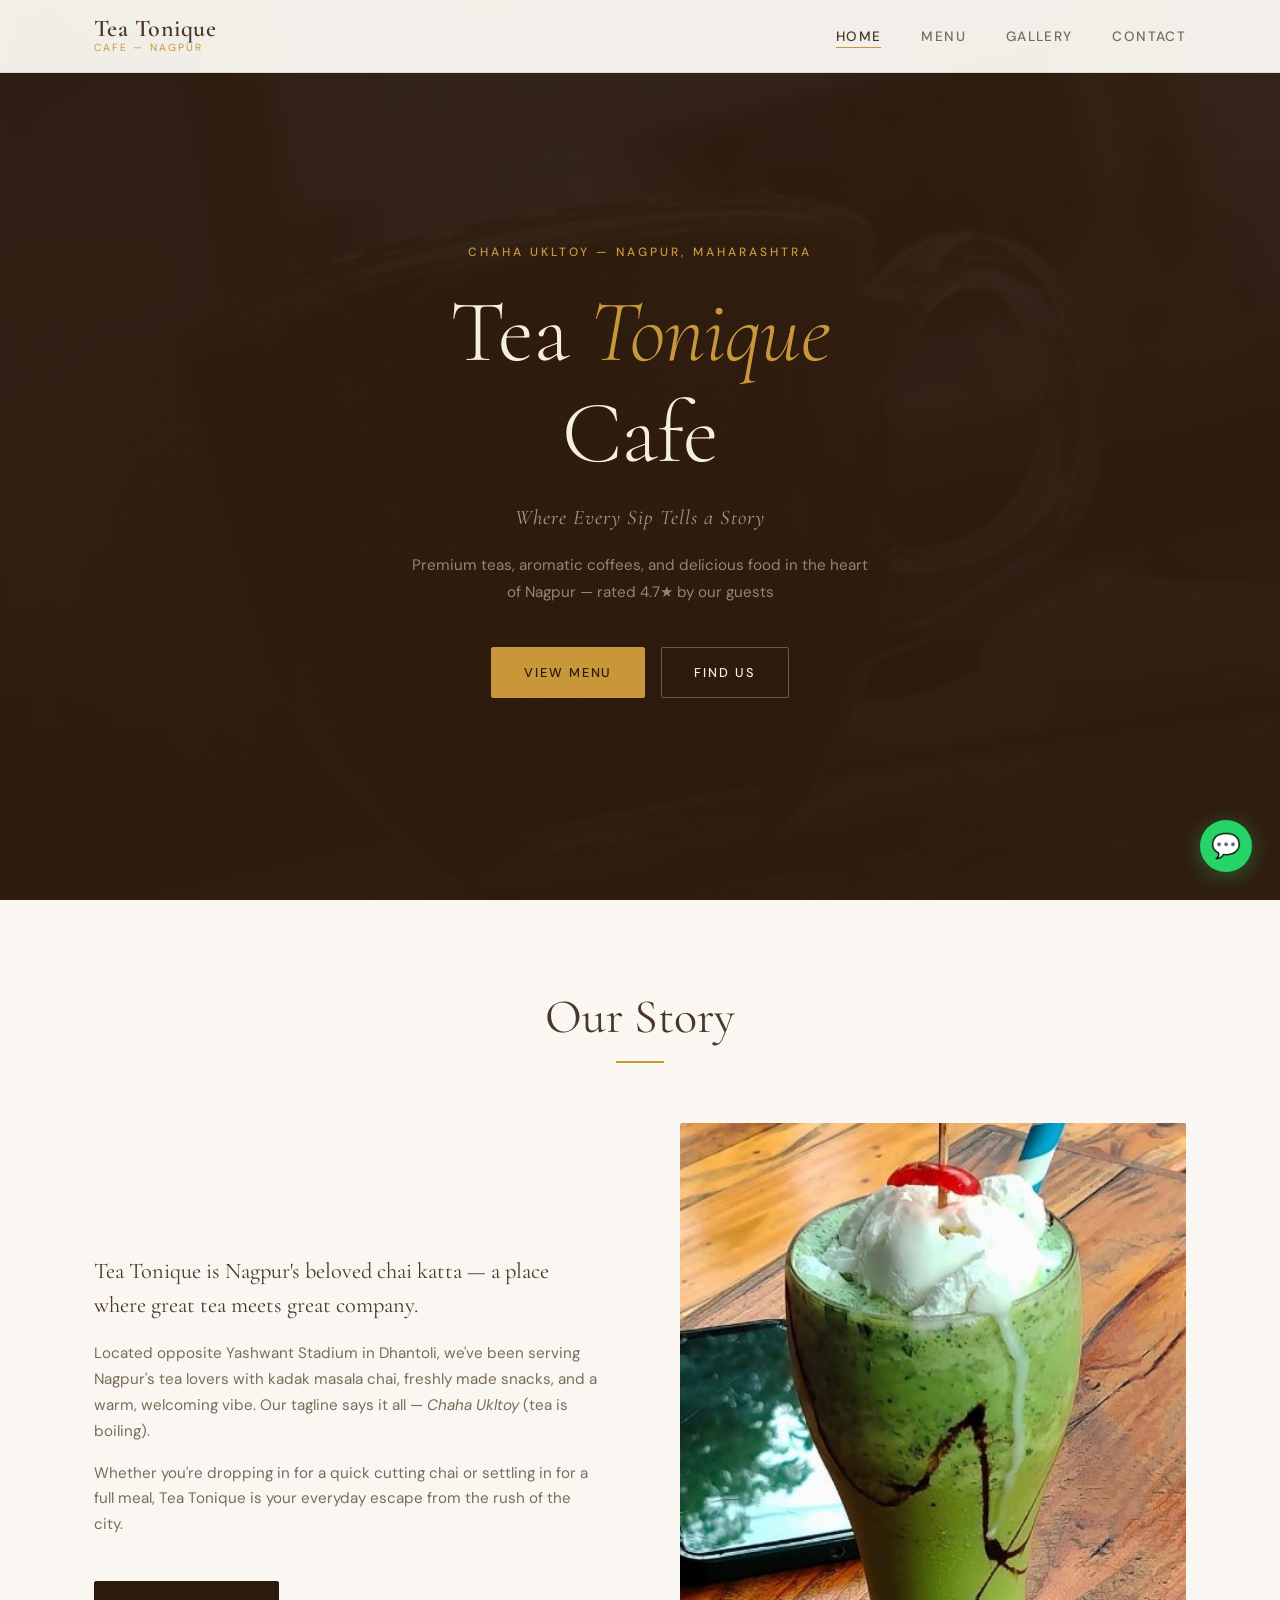
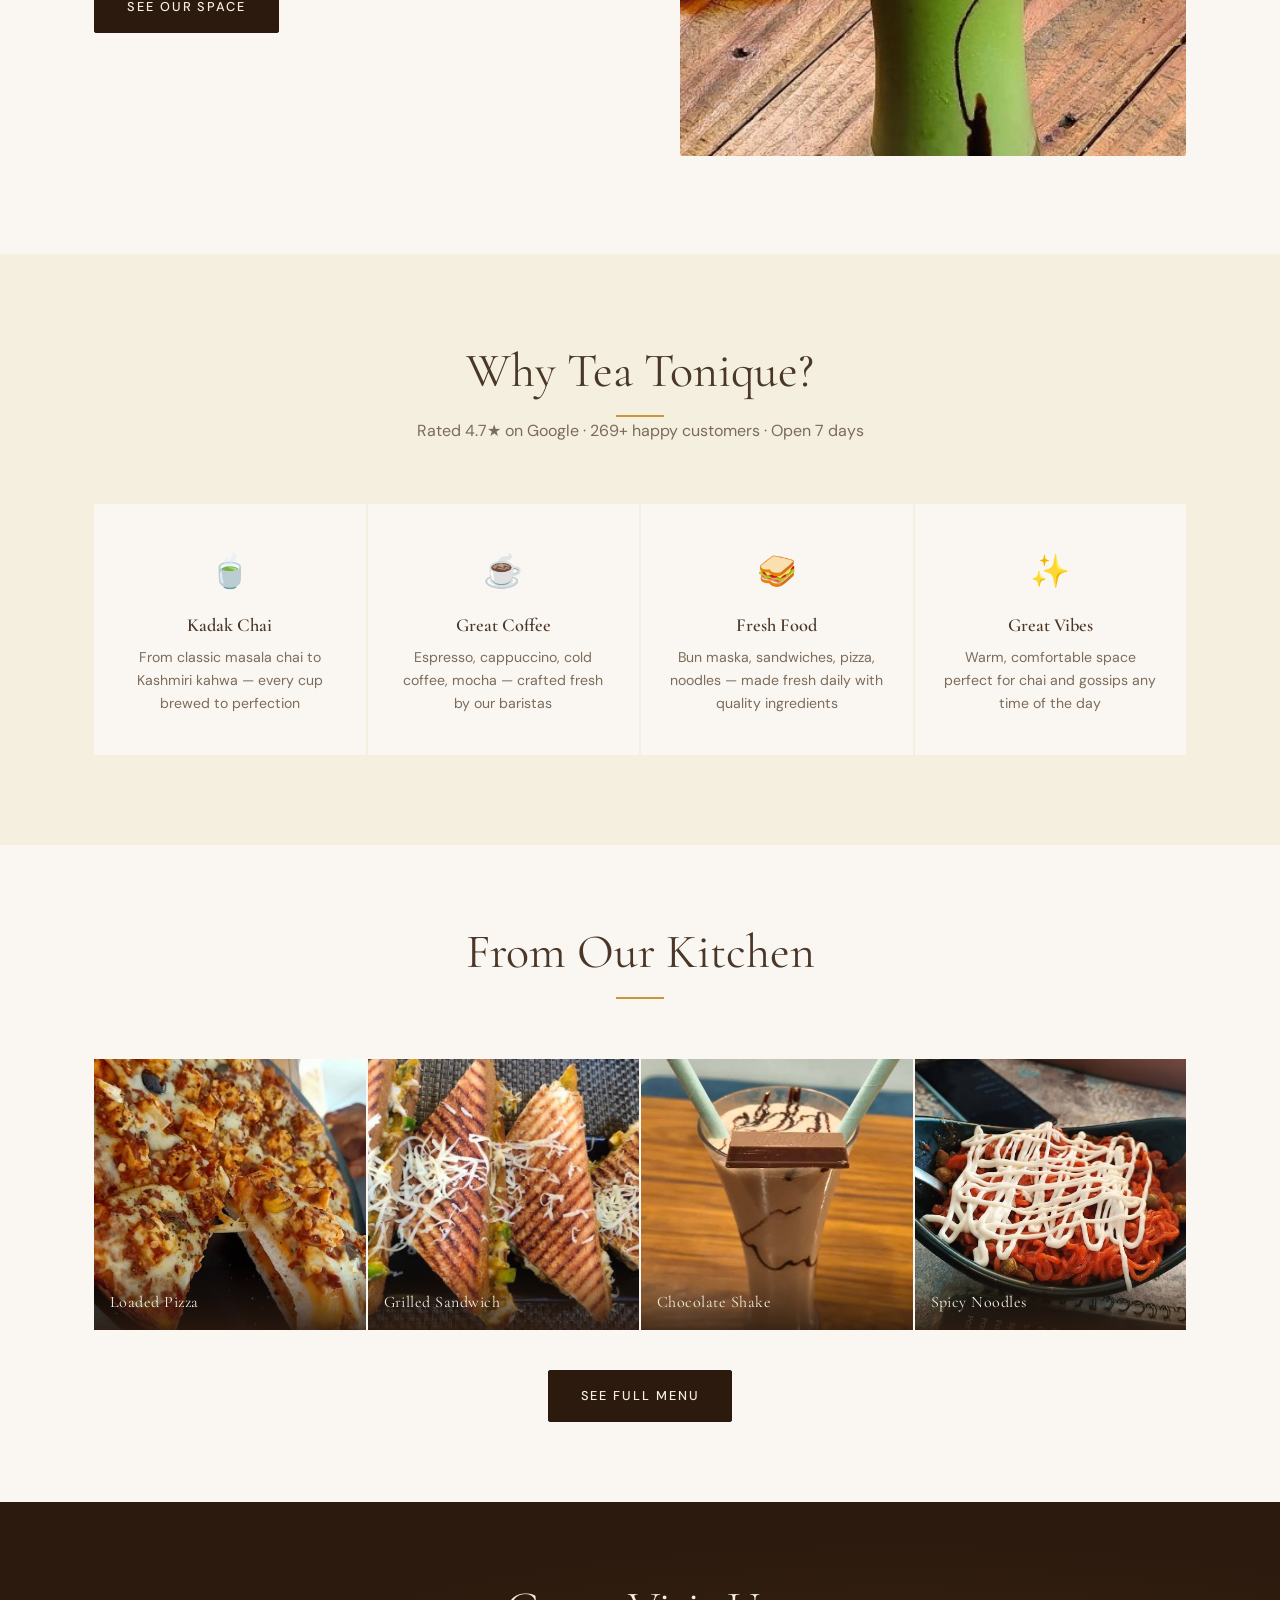
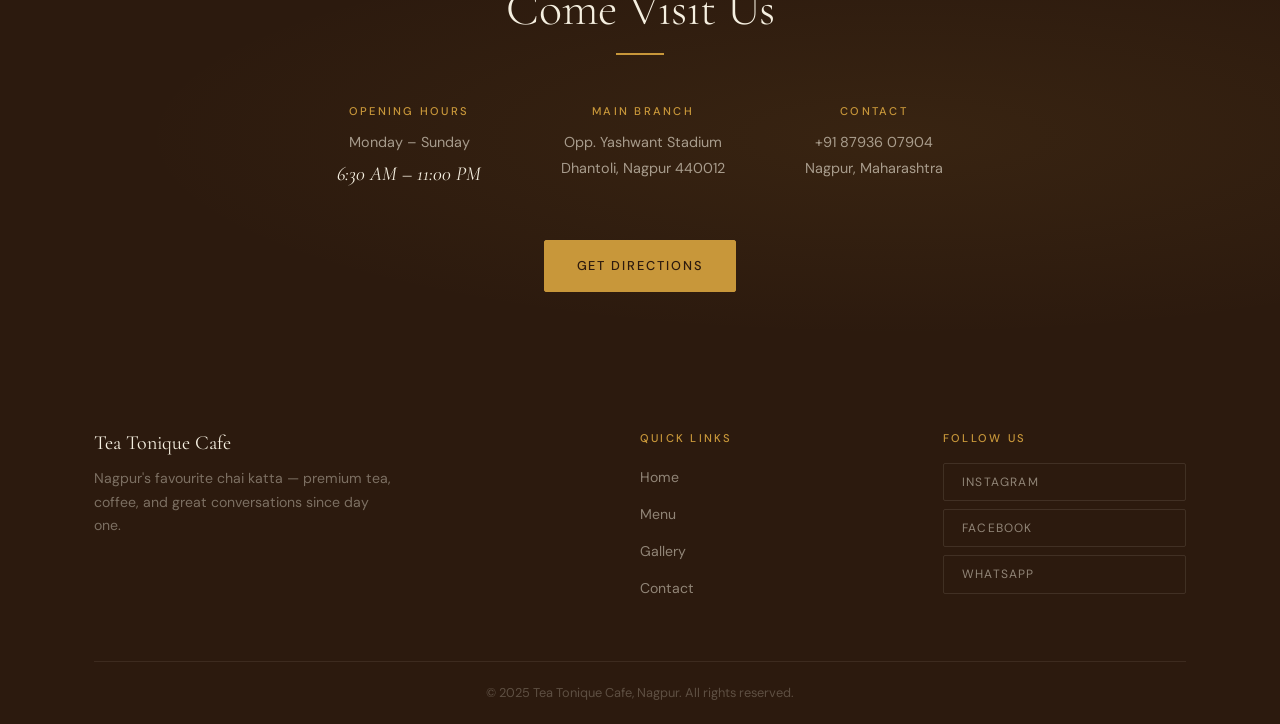
<file: index.html>
<!DOCTYPE html>
<html lang="en">
<head>
    <meta charset="UTF-8">
    <meta name="viewport" content="width=device-width, initial-scale=1.0">
    <meta name="description" content="Tea Tonique Cafe - Premium teas, coffees and food in Nagpur, Maharashtra. Located at Dhantoli, opposite Yashwant Stadium.">
    <title>Tea Tonique Cafe | Premium Tea & Coffee in Nagpur</title>
    <link rel="stylesheet" href="css/style.css">
    <link rel="preconnect" href="https://fonts.googleapis.com">
    <link rel="preconnect" href="https://fonts.gstatic.com" crossorigin>
    <link href="https://fonts.googleapis.com/css2?family=Cormorant+Garamond:ital,wght@0,300;0,400;0,600;1,300;1,400&family=DM+Sans:wght@300;400;500&display=swap" rel="stylesheet">
</head>
<body>
    <nav class="navbar">
        <div class="container">
            <div class="nav-wrapper">
                <div class="logo">
                    <h1>Tea Tonique</h1>
                    <p class="tagline">Cafe &mdash; Nagpur</p>
                </div>
                <button class="mobile-menu-btn" id="mobileMenuBtn" aria-label="Open menu">
                    <span></span><span></span><span></span>
                </button>
                <ul class="nav-links" id="navLinks">
                    <li><a href="index.html" class="active">Home</a></li>
                    <li><a href="menu.html">Menu</a></li>
                    <li><a href="gallery.html">Gallery</a></li>
                    <li><a href="contact.html">Contact</a></li>
                </ul>
            </div>
        </div>
    </nav>

    <!-- Hero with real food photo as background -->
    <section class="hero">
        <div class="hero-bg-img">
            <img src="images/tea.png" alt="Tea at Tea Tonique Cafe">
        </div>
        <div class="hero-overlay"></div>
        <div class="hero-content">
            <p class="hero-eyebrow">Chaha Ukltoy — Nagpur, Maharashtra</p>
            <h1 class="hero-title">Tea <em>Tonique</em><br>Cafe</h1>
            <p class="hero-subtitle">Where Every Sip Tells a Story</p>
            <p class="hero-description">Premium teas, aromatic coffees, and delicious food in the heart of Nagpur — rated 4.7★ by our guests</p>
            <div class="hero-buttons">
                <a href="menu.html" class="btn btn-primary">View Menu</a>
                <a href="contact.html" class="btn btn-secondary">Find Us</a>
            </div>
        </div>
    </section>

    <!-- About -->
    <section class="about">
        <div class="container">
            <div class="section-header">
                <h2>Our Story</h2>
                <div class="divider"></div>
            </div>
            <div class="about-content">
                <div class="about-text">
                    <p class="lead">Tea Tonique is Nagpur's beloved chai katta — a place where great tea meets great company.</p>
                    <p>Located opposite Yashwant Stadium in Dhantoli, we've been serving Nagpur's tea lovers with kadak masala chai, freshly made snacks, and a warm, welcoming vibe. Our tagline says it all — <em>Chaha Ukltoy</em> (tea is boiling).</p>
                    <p>Whether you're dropping in for a quick cutting chai or settling in for a full meal, Tea Tonique is your everyday escape from the rush of the city.</p>
                    <br>
                    <a href="gallery.html" class="btn btn-dark">See Our Space</a>
                </div>
                <div class="about-image">
                    <img src="images/green-shake.png" alt="Signature green shake at Tea Tonique" style="width:100%;aspect-ratio:4/5;object-fit:cover;border-radius:2px;">
                </div>
            </div>
        </div>
    </section>

    <!-- Specialties -->
    <section class="specialties">
        <div class="container">
            <div class="section-header">
                <h2>Why Tea Tonique?</h2>
                <div class="divider"></div>
                <p>Rated 4.7★ on Google · 269+ happy customers · Open 7 days</p>
            </div>
            <div class="specialty-grid">
                <div class="specialty-card">
                    <span class="specialty-icon">🍵</span>
                    <h3>Kadak Chai</h3>
                    <p>From classic masala chai to Kashmiri kahwa — every cup brewed to perfection</p>
                </div>
                <div class="specialty-card">
                    <span class="specialty-icon">☕</span>
                    <h3>Great Coffee</h3>
                    <p>Espresso, cappuccino, cold coffee, mocha — crafted fresh by our baristas</p>
                </div>
                <div class="specialty-card">
                    <span class="specialty-icon">🥪</span>
                    <h3>Fresh Food</h3>
                    <p>Bun maska, sandwiches, pizza, noodles — made fresh daily with quality ingredients</p>
                </div>
                <div class="specialty-card">
                    <span class="specialty-icon">✨</span>
                    <h3>Great Vibes</h3>
                    <p>Warm, comfortable space perfect for chai and gossips any time of the day</p>
                </div>
            </div>
        </div>
    </section>

    <!-- Food Highlights -->
    <section class="food-highlights">
        <div class="container">
            <div class="section-header">
                <h2>From Our Kitchen</h2>
                <div class="divider"></div>
            </div>
            <div class="food-grid">
                <div class="food-card">
                    <img src="images/pizza.png" alt="Loaded Pizza">
                    <div class="food-label">Loaded Pizza</div>
                </div>
                <div class="food-card">
                    <img src="images/sandwich2.png" alt="Grilled Sandwich">
                    <div class="food-label">Grilled Sandwich</div>
                </div>
                <div class="food-card">
                    <img src="images/choco-shake.png" alt="Chocolate Shake">
                    <div class="food-label">Chocolate Shake</div>
                </div>
                <div class="food-card">
                    <img src="images/noodles.png" alt="Spicy Noodles">
                    <div class="food-label">Spicy Noodles</div>
                </div>
            </div>
            <div style="text-align:center;margin-top:40px;">
                <a href="menu.html" class="btn btn-dark">See Full Menu</a>
            </div>
        </div>
    </section>

    <!-- Hours -->
    <section class="hours">
        <div class="container">
            <h2>Come Visit Us</h2>
            <div class="divider"></div>
            <div class="hours-info">
                <div class="hours-item">
                    <h3>Opening Hours</h3>
                    <p>Monday &ndash; Sunday</p>
                    <p class="highlight">6:30 AM &ndash; 11:00 PM</p>
                </div>
                <div class="hours-item">
                    <h3>Main Branch</h3>
                    <p>Opp. Yashwant Stadium</p>
                    <p>Dhantoli, Nagpur 440012</p>
                </div>
                <div class="hours-item">
                    <h3>Contact</h3>
                    <p>+91 87936 07904</p>
                    <p>Nagpur, Maharashtra</p>
                </div>
            </div>
            <a href="contact.html" class="btn btn-primary">Get Directions</a>
        </div>
    </section>

    <footer class="footer">
        <div class="container">
            <div class="footer-content">
                <div class="footer-section">
                    <h3>Tea Tonique Cafe</h3>
                    <p>Nagpur's favourite chai katta — premium tea, coffee, and great conversations since day one.</p>
                </div>
                <div class="footer-section">
                    <h4>Quick Links</h4>
                    <ul>
                        <li><a href="index.html">Home</a></li>
                        <li><a href="menu.html">Menu</a></li>
                        <li><a href="gallery.html">Gallery</a></li>
                        <li><a href="contact.html">Contact</a></li>
                    </ul>
                </div>
                <div class="footer-section">
                    <h4>Follow Us</h4>
                    <div class="social-links">
                        <a href="#" class="social-link">Instagram</a>
                        <a href="#" class="social-link">Facebook</a>
                        <a href="#" class="social-link" target="_blank">WhatsApp</a>
                    </div>
                </div>
            </div>
            <div class="footer-bottom">
                <p>&copy; 2025 Tea Tonique Cafe, Nagpur. All rights reserved.</p>
            </div>
        </div>
    </footer>

    <a href="#" class="whatsapp-btn" target="_blank" aria-label="Chat on WhatsApp">💬</a>
    <script src="js/script.js"></script>
</body>
</html>
</file>
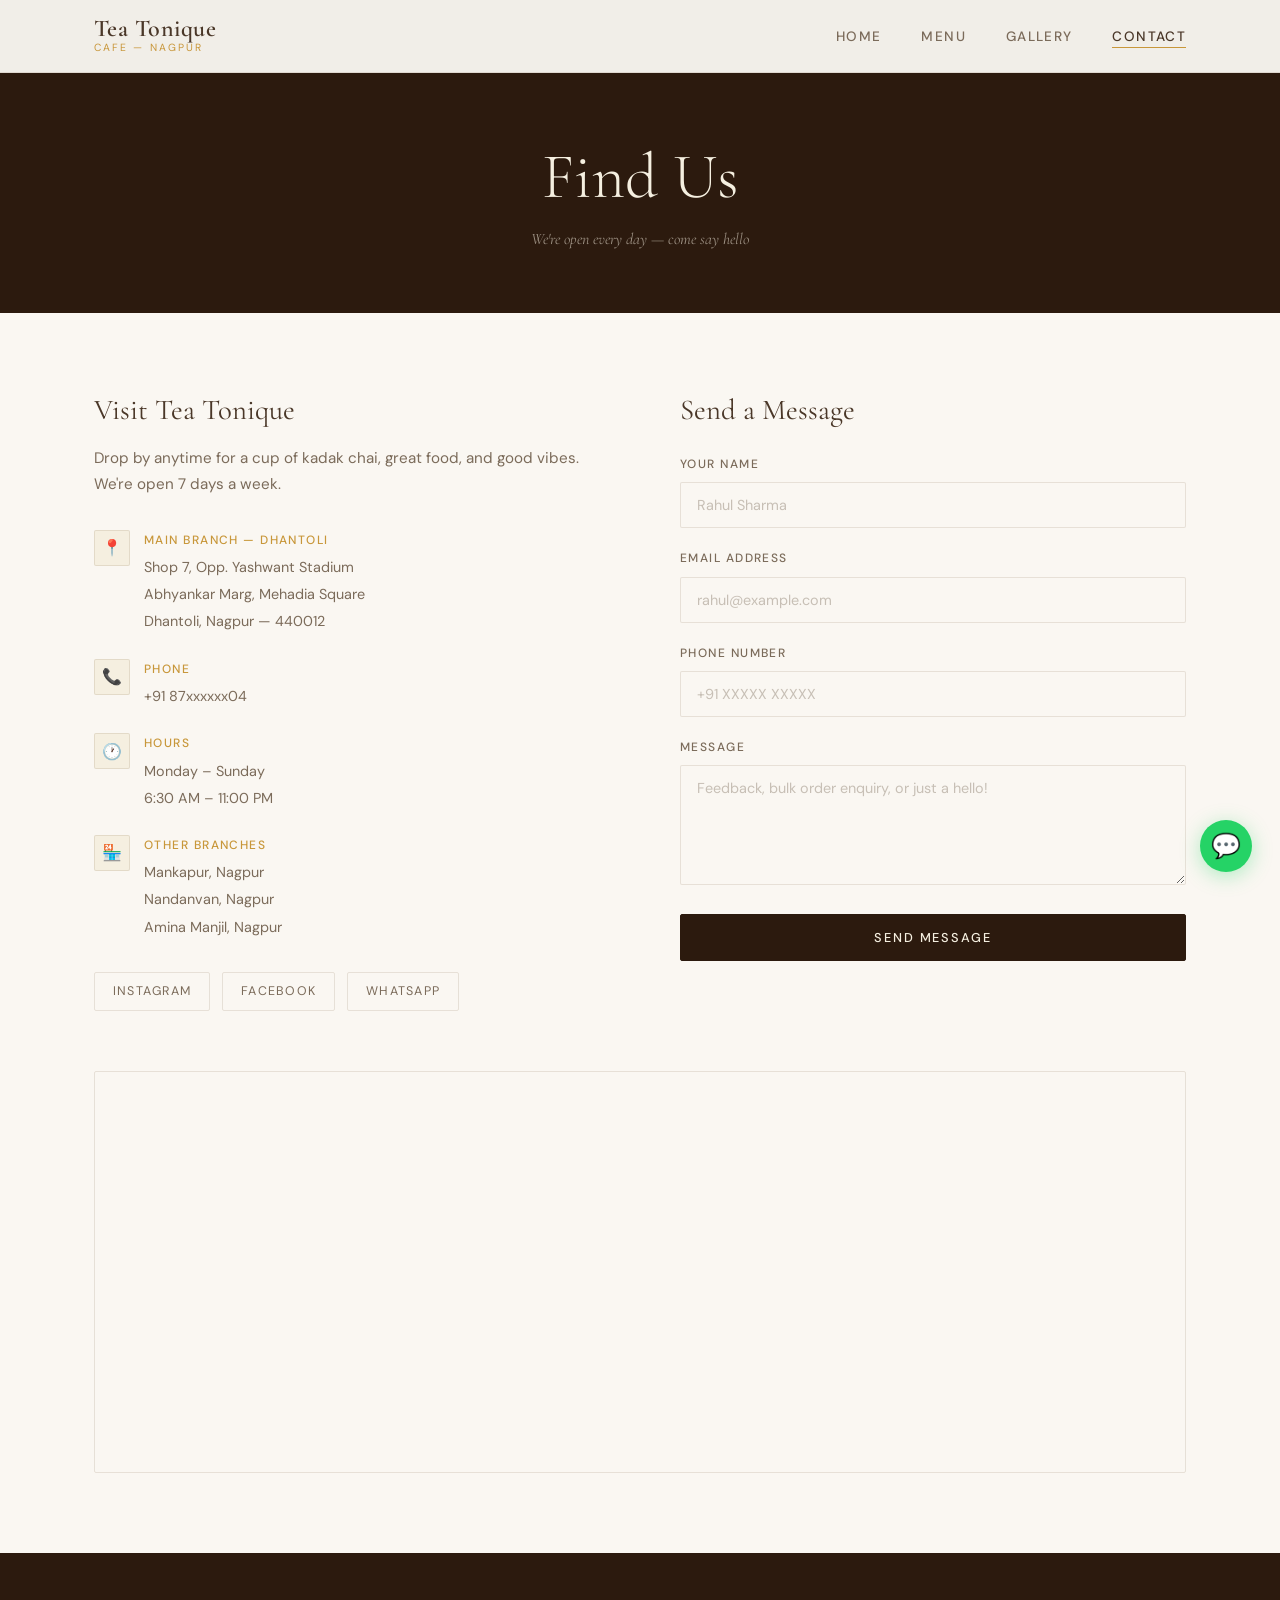
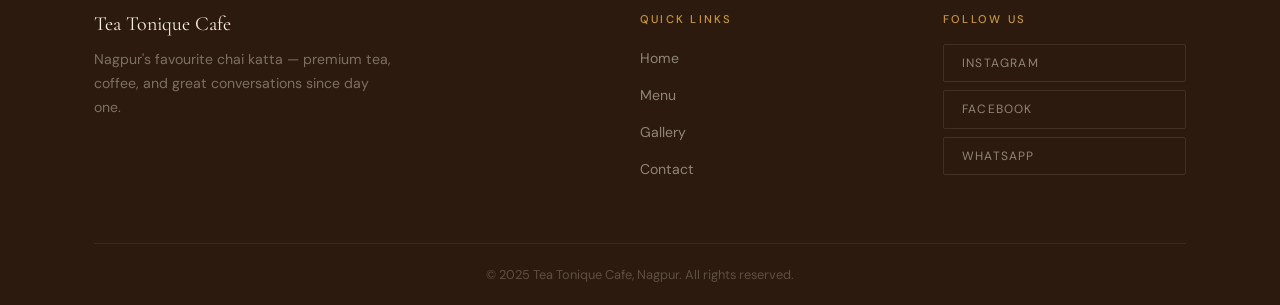
<file: contact.html>
<!DOCTYPE html>
<html lang="en">
<head>
    <meta charset="UTF-8">
    <meta name="viewport" content="width=device-width, initial-scale=1.0">
    <meta name="description" content="Contact Tea Tonique Cafe - Find us in Dhantoli, Nagpur opposite Yashwant Stadium">
    <title>Contact | Tea Tonique Cafe</title>
    <link rel="stylesheet" href="css/style.css">
    <link rel="preconnect" href="https://fonts.googleapis.com">
    <link rel="preconnect" href="https://fonts.gstatic.com" crossorigin>
    <link href="https://fonts.googleapis.com/css2?family=Cormorant+Garamond:ital,wght@0,300;0,400;0,600;1,300;1,400&family=DM+Sans:wght@300;400;500&display=swap" rel="stylesheet">
</head>
<body>
    <nav class="navbar">
        <div class="container">
            <div class="nav-wrapper">
                <div class="logo">
                    <h1>Tea Tonique</h1>
                    <p class="tagline">Cafe &mdash; Nagpur</p>
                </div>
                <button class="mobile-menu-btn" id="mobileMenuBtn" aria-label="Open menu">
                    <span></span><span></span><span></span>
                </button>
                <ul class="nav-links" id="navLinks">
                    <li><a href="index.html">Home</a></li>
                    <li><a href="menu.html">Menu</a></li>
                    <li><a href="gallery.html">Gallery</a></li>
                    <li><a href="contact.html" class="active">Contact</a></li>
                </ul>
            </div>
        </div>
    </nav>

    <section class="page-header">
        <div class="container">
            <h1>Find Us</h1>
            <p>We're open every day — come say hello</p>
        </div>
    </section>

    <section class="contact-section">
        <div class="container">
            <div class="contact-grid">
                <div class="contact-info">
                    <h3>Visit Tea Tonique</h3>
                    <p>Drop by anytime for a cup of kadak chai, great food, and good vibes. We're open 7 days a week.</p>

                    <div class="info-item">
                        <div class="info-icon">📍</div>
                        <div class="info-text">
                            <strong>Main Branch — Dhantoli</strong>
                            <span>Shop 7, Opp. Yashwant Stadium<br>Abhyankar Marg, Mehadia Square<br>Dhantoli, Nagpur — 440012</span>
                        </div>
                    </div>

                    <div class="info-item">
                        <div class="info-icon">📞</div>
                        <div class="info-text">
                            <strong>Phone</strong>
                            <span>+91 87xxxxxx04</span>
                        </div>
                    </div>

                    <div class="info-item">
                        <div class="info-icon">🕐</div>
                        <div class="info-text">
                            <strong>Hours</strong>
                            <span>Monday – Sunday<br>6:30 AM – 11:00 PM</span>
                        </div>
                    </div>

                    <div class="info-item">
                        <div class="info-icon">🏪</div>
                        <div class="info-text">
                            <strong>Other Branches</strong>
                            <span>Mankapur, Nagpur<br>Nandanvan, Nagpur<br>Amina Manjil, Nagpur</span>
                        </div>
                    </div>

                    <div class="social-links">
                        <a href="#" class="social-link">Instagram</a>
                        <a href="#" class="social-link">Facebook</a>
                        <a href="#" class="social-link" target="_blank">WhatsApp</a>
                    </div>
                </div>

                <div class="contact-form">
                    <h3>Send a Message</h3>
                    <form id="contactForm" novalidate>
                        <div class="form-group">
                            <label for="name">Your Name</label>
                            <input type="text" id="name" name="name" placeholder="Rahul Sharma" required>
                        </div>
                        <div class="form-group">
                            <label for="email">Email Address</label>
                            <input type="email" id="email" name="email" placeholder="rahul@example.com" required>
                        </div>
                        <div class="form-group">
                            <label for="phone">Phone Number</label>
                            <input type="tel" id="phone" name="phone" placeholder="+91 XXXXX XXXXX">
                        </div>
                        <div class="form-group">
                            <label for="message">Message</label>
                            <textarea id="message" name="message" placeholder="Feedback, bulk order enquiry, or just a hello!" required></textarea>
                        </div>
                        <button type="submit" class="btn btn-dark" style="width:100%;cursor:pointer;">Send Message</button>
                    </form>
                </div>
            </div>

            <!-- Google Maps embed for Dhantoli branch -->
            <div class="map-container">
                <iframe
                     src="https://www.google.com/maps/embed?pb=!1m18!1m12!1m3!1d276.5910424240324!2d79.08303239335328!3d21.138439031314146!2m3!1f0!2f0!3f0!3m2!1i1024!2i768!4f13.1!3m3!1m2!1s0x3bd4c1f38d37a177%3A0xbe059e703433593b!2sTea%20Tonique%20cafe!5e0!3m2!1sen!2sin!4v1779714142161!5m2!1sen!2sin"
                    height="400"
                    style="border:0;"
                    allowfullscreen=""
                    loading="lazy"
                    referrerpolicy="no-referrer-when-downgrade"
                    title="Tea Tonique Cafe Dhantoli Nagpur">
                </iframe>
            </div>
        </div>
    </section>

    <footer class="footer">
        <div class="container">
            <div class="footer-content">
                <div class="footer-section">
                    <h3>Tea Tonique Cafe</h3>
                    <p>Nagpur's favourite chai katta — premium tea, coffee, and great conversations since day one.</p>
                </div>
                <div class="footer-section">
                    <h4>Quick Links</h4>
                    <ul>
                        <li><a href="index.html">Home</a></li>
                        <li><a href="menu.html">Menu</a></li>
                        <li><a href="gallery.html">Gallery</a></li>
                        <li><a href="contact.html">Contact</a></li>
                    </ul>
                </div>
                <div class="footer-section">
                    <h4>Follow Us</h4>
                    <div class="social-links">
                        <a href="#" class="social-link">Instagram</a>
                        <a href="#" class="social-link">Facebook</a>
                        <a href="#" class="social-link" target="_blank">WhatsApp</a>
                    </div>
                </div>
            </div>
            <div class="footer-bottom">
                <p>&copy; 2025 Tea Tonique Cafe, Nagpur. All rights reserved.</p>
            </div>
        </div>
    </footer>

    <a href="#" class="whatsapp-btn" target="_blank" aria-label="Chat on WhatsApp">💬</a>
    <script src="js/script.js"></script>
</body>
</html>
</file>
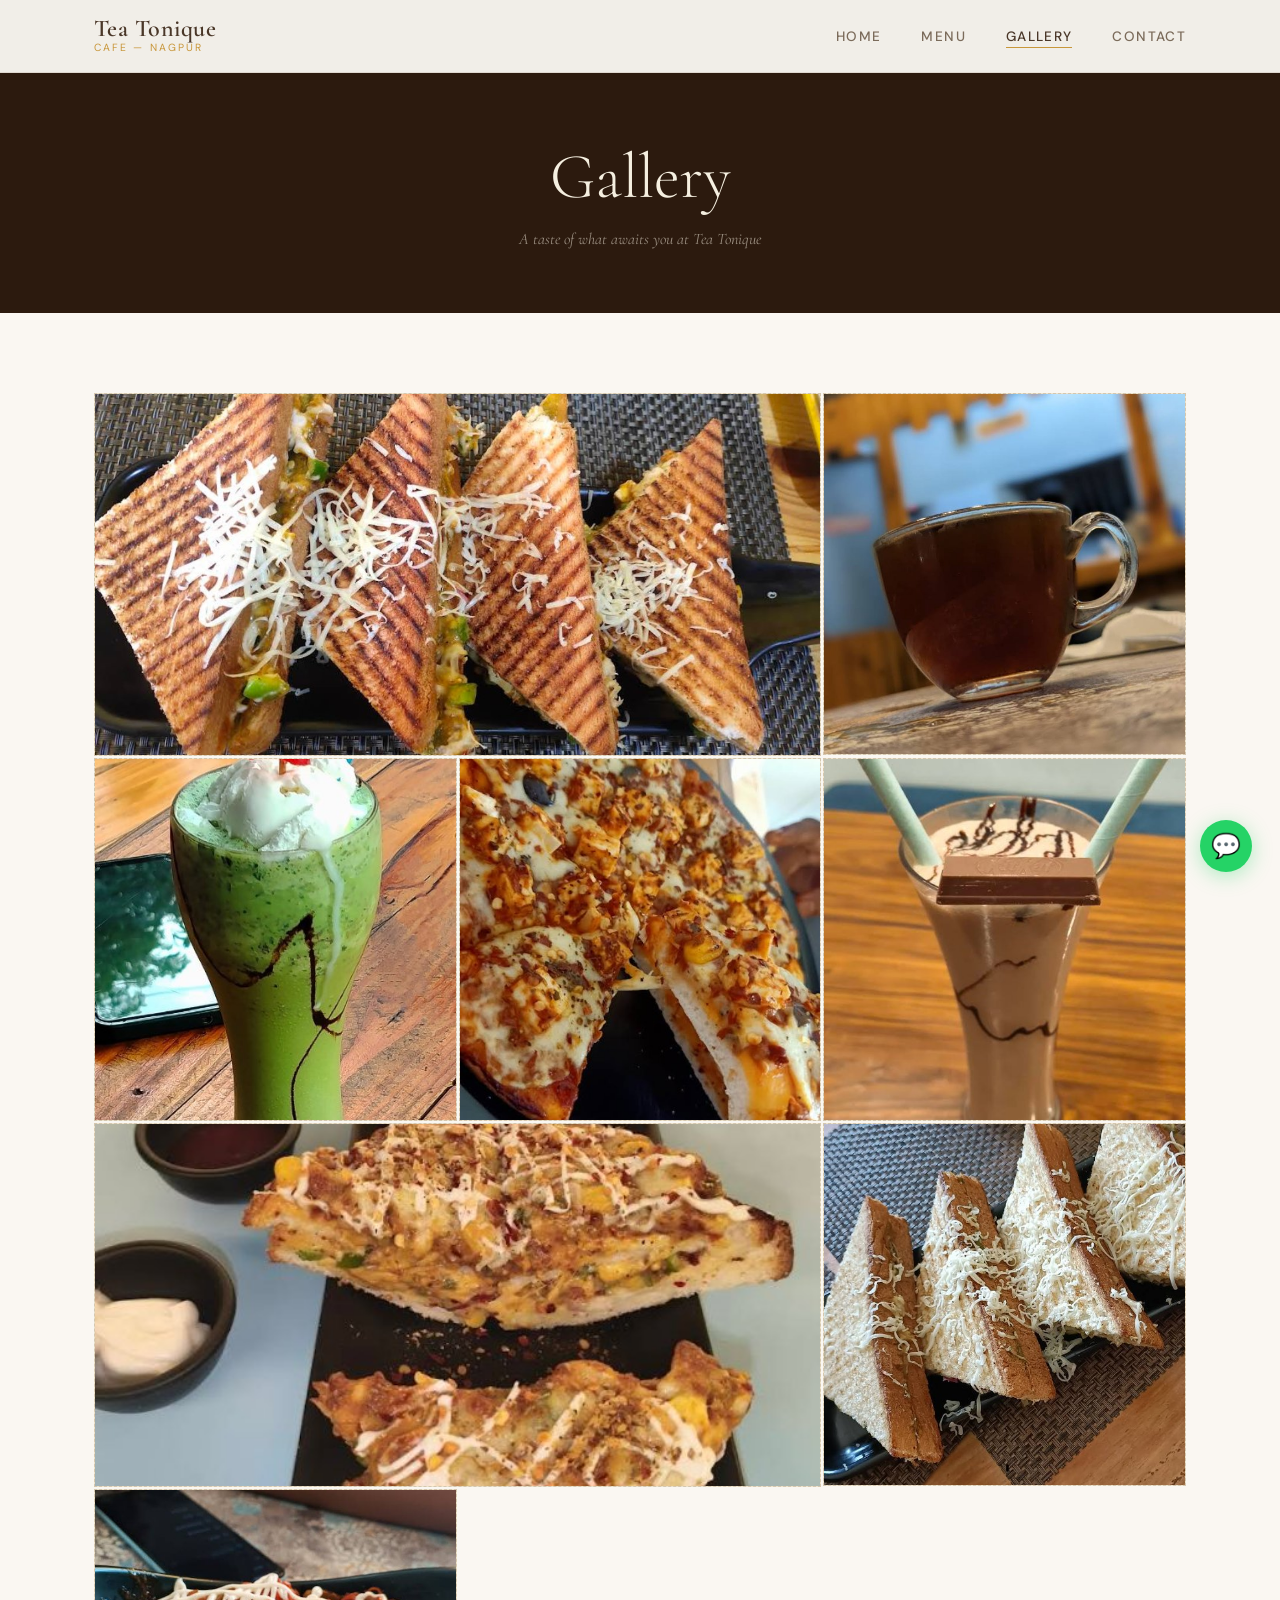
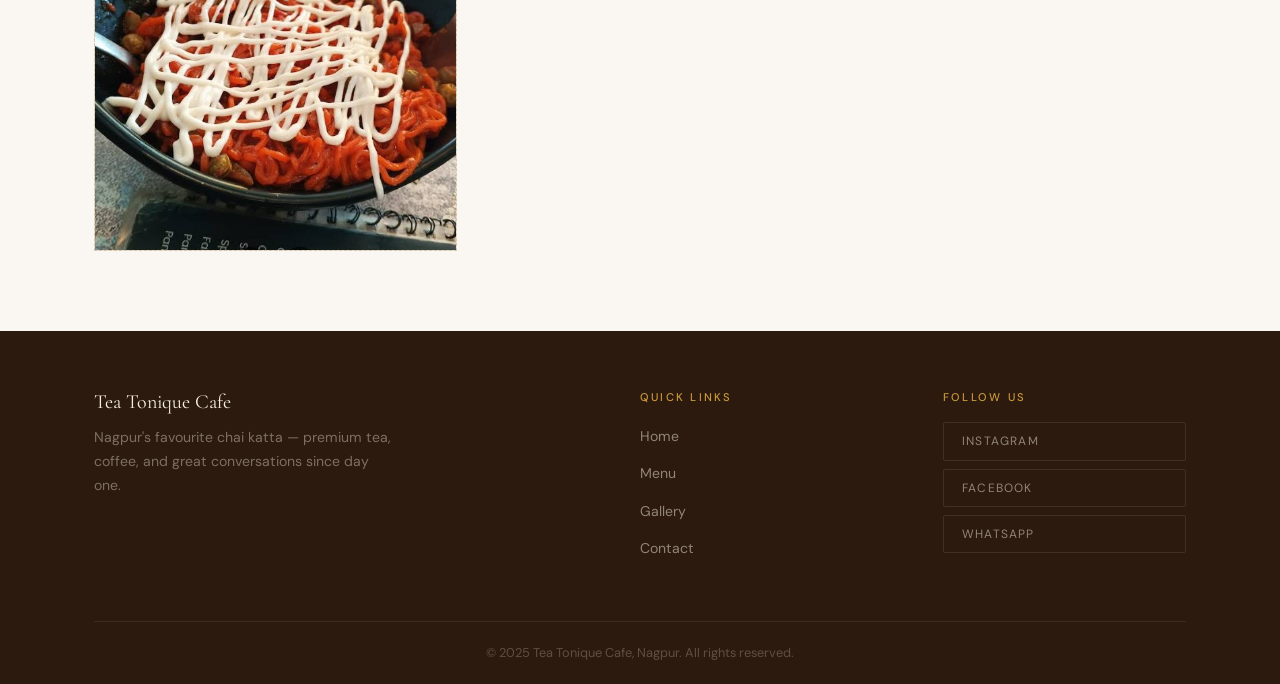
<file: gallery.html>
<!DOCTYPE html>
<html lang="en">
<head>
    <meta charset="UTF-8">
    <meta name="viewport" content="width=device-width, initial-scale=1.0">
    <meta name="description" content="Tea Tonique Cafe Gallery - See our food, beverages and cafe ambiance in Nagpur">
    <title>Gallery | Tea Tonique Cafe</title>
    <link rel="stylesheet" href="css/style.css">
    <link rel="preconnect" href="https://fonts.googleapis.com">
    <link rel="preconnect" href="https://fonts.gstatic.com" crossorigin>
    <link href="https://fonts.googleapis.com/css2?family=Cormorant+Garamond:ital,wght@0,300;0,400;0,600;1,300;1,400&family=DM+Sans:wght@300;400;500&display=swap" rel="stylesheet">
</head>
<body>
    <nav class="navbar">
        <div class="container">
            <div class="nav-wrapper">
                <div class="logo">
                    <h1>Tea Tonique</h1>
                    <p class="tagline">Cafe &mdash; Nagpur</p>
                </div>
                <button class="mobile-menu-btn" id="mobileMenuBtn" aria-label="Open menu">
                    <span></span><span></span><span></span>
                </button>
                <ul class="nav-links" id="navLinks">
                    <li><a href="index.html">Home</a></li>
                    <li><a href="menu.html">Menu</a></li>
                    <li><a href="gallery.html" class="active">Gallery</a></li>
                    <li><a href="contact.html">Contact</a></li>
                </ul>
            </div>
        </div>
    </nav>

    <section class="page-header">
        <div class="container">
            <h1>Gallery</h1>
            <p>A taste of what awaits you at Tea Tonique</p>
        </div>
    </section>

    <section class="gallery-section">
        <div class="container">
            <div class="gallery-grid">
                <div class="gallery-item featured">
                    <img src="images/sandwich2.png" alt="Grilled Sandwich at Tea Tonique">
                </div>
                <div class="gallery-item">
                    <img src="images/tea.png" alt="Classic Tea">
                </div>
                <div class="gallery-item">
                    <img src="images/green-shake.png" alt="Green Shake">
                </div>
                <div class="gallery-item">
                    <img src="images/pizza.png" alt="Loaded Pizza">
                </div>
                <div class="gallery-item">
                    <img src="images/choco-shake.png" alt="Chocolate Shake">
                </div>
                <div class="gallery-item featured">
                    <img src="images/loaded-pizza.png" alt="Special Pizza">
                </div>
                <div class="gallery-item">
                    <img src="images/sandwich1.png" alt="Cheese Sandwich">
                </div>
                <div class="gallery-item">
                    <img src="images/noodles.png" alt="Spicy Noodles">
                </div>
            </div>
        </div>
    </section>

    <footer class="footer">
        <div class="container">
            <div class="footer-content">
                <div class="footer-section">
                    <h3>Tea Tonique Cafe</h3>
                    <p>Nagpur's favourite chai katta — premium tea, coffee, and great conversations since day one.</p>
                </div>
                <div class="footer-section">
                    <h4>Quick Links</h4>
                    <ul>
                        <li><a href="index.html">Home</a></li>
                        <li><a href="menu.html">Menu</a></li>
                        <li><a href="gallery.html">Gallery</a></li>
                        <li><a href="contact.html">Contact</a></li>
                    </ul>
                </div>
                <div class="footer-section">
                    <h4>Follow Us</h4>
                    <div class="social-links">
                        <a href="#" class="social-link">Instagram</a>
                        <a href="#" class="social-link">Facebook</a>
                        <a href="https://wa.me/918793607904" class="social-link" target="_blank">WhatsApp</a>
                    </div>
                </div>
            </div>
            <div class="footer-bottom">
                <p>&copy; 2025 Tea Tonique Cafe, Nagpur. All rights reserved.</p>
            </div>
        </div>
    </footer>

    <a href="#" class="whatsapp-btn" target="_blank" aria-label="Chat on WhatsApp">💬</a>
    <script src="js/script.js"></script>
</body>
</html>
</file>
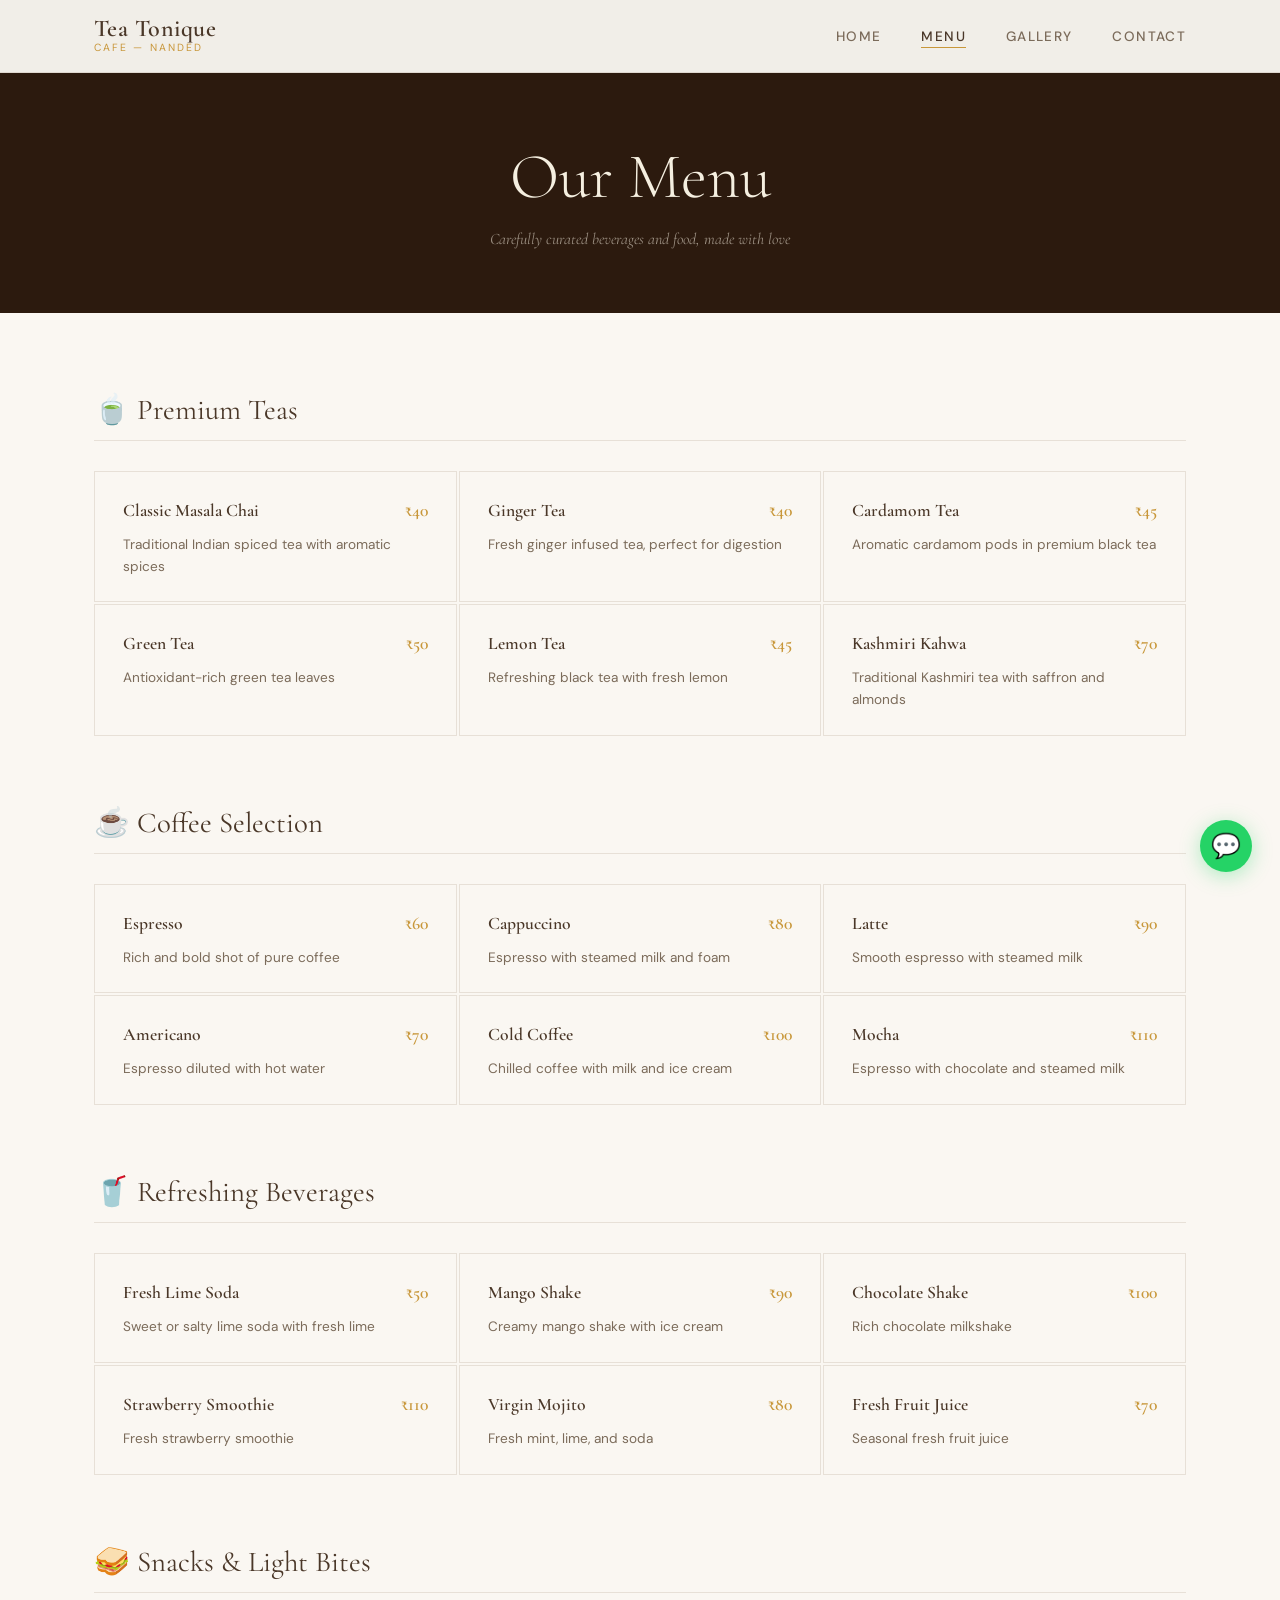
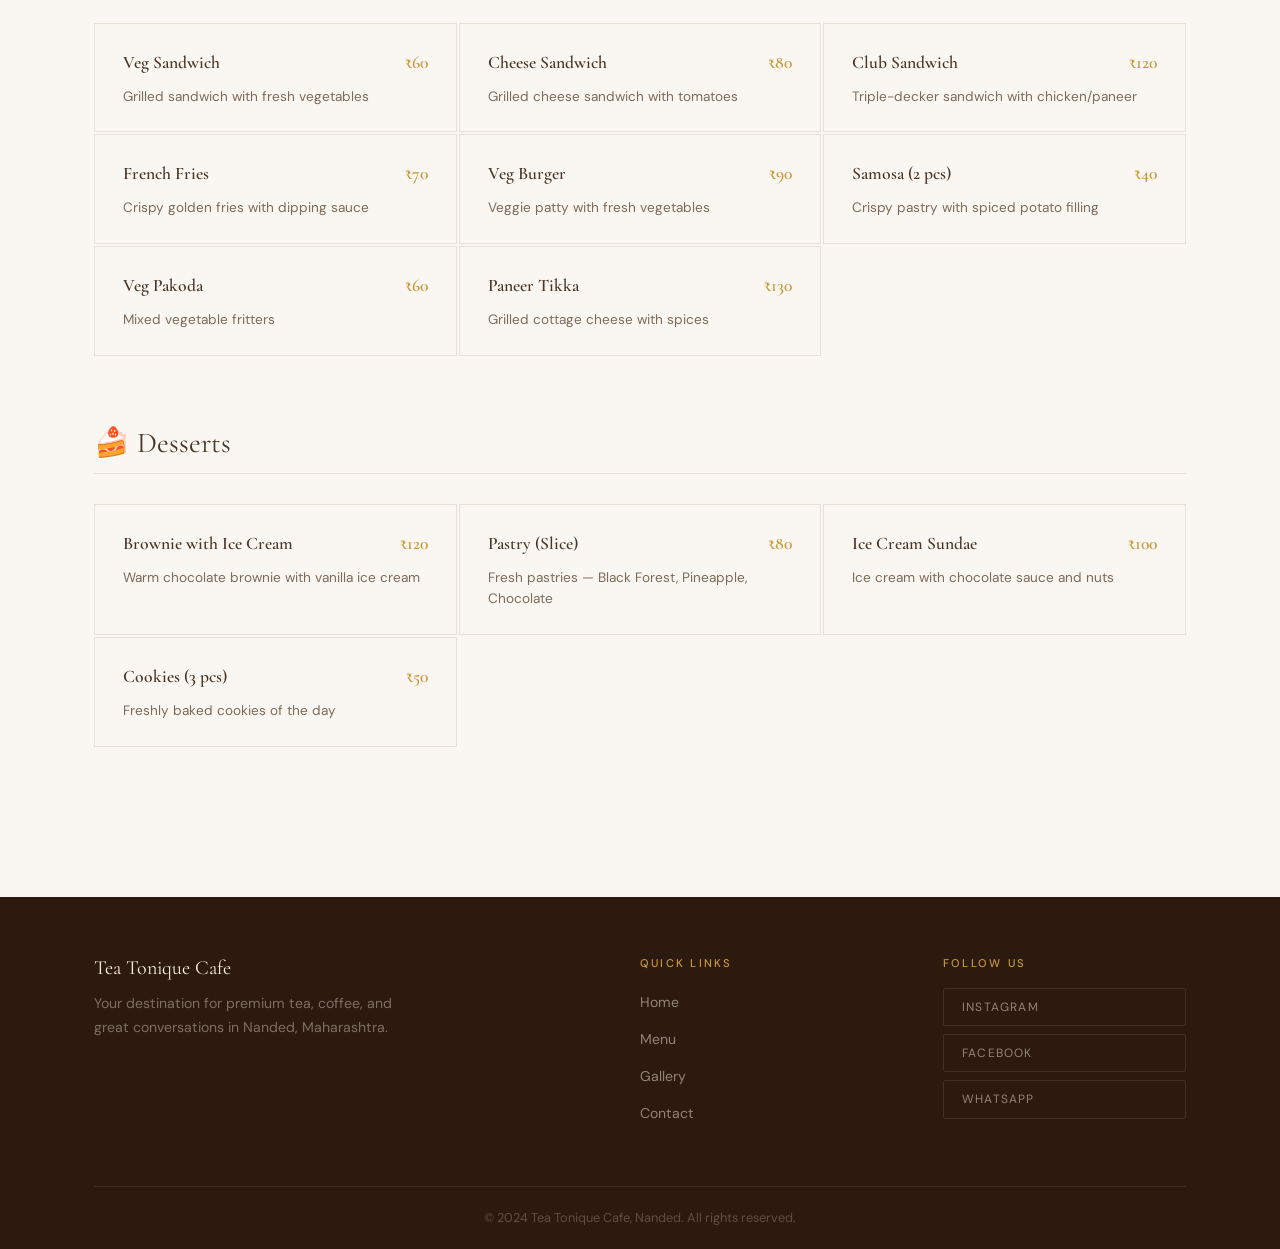
<file: menu.html>
<!DOCTYPE html>
<html lang="en">
<head>
    <meta charset="UTF-8">
    <meta name="viewport" content="width=device-width, initial-scale=1.0">
    <meta name="description" content="Tea Tonique Cafe Menu - Browse our selection of premium teas, coffees, beverages, and food in Nanded">
    <title>Menu | Tea Tonique Cafe</title>
    <link rel="stylesheet" href="css/style.css">
    <link rel="preconnect" href="https://fonts.googleapis.com">
    <link rel="preconnect" href="https://fonts.gstatic.com" crossorigin>
    <link href="https://fonts.googleapis.com/css2?family=Cormorant+Garamond:ital,wght@0,300;0,400;0,600;1,300;1,400&family=DM+Sans:wght@300;400;500&display=swap" rel="stylesheet">
</head>
<body>
    <nav class="navbar">
        <div class="container">
            <div class="nav-wrapper">
                <div class="logo">
                    <h1>Tea Tonique</h1>
                    <p class="tagline">Cafe &mdash; Nanded</p>
                </div>
                <button class="mobile-menu-btn" id="mobileMenuBtn" aria-label="Open menu">
                    <span></span><span></span><span></span>
                </button>
                <ul class="nav-links" id="navLinks">
                    <li><a href="index.html">Home</a></li>
                    <li><a href="menu.html" class="active">Menu</a></li>
                    <li><a href="gallery.html">Gallery</a></li>
                    <li><a href="contact.html">Contact</a></li>
                </ul>
            </div>
        </div>
    </nav>

    <section class="page-header">
        <div class="container">
            <h1>Our Menu</h1>
            <p>Carefully curated beverages and food, made with love</p>
        </div>
    </section>

    <section class="menu-section">
        <div class="container">

            <div class="menu-category">
                <h2 class="category-title">🍵 Premium Teas</h2>
                <div class="menu-grid">
                    <div class="menu-item"><div class="item-header"><h3>Classic Masala Chai</h3><span class="price">₹40</span></div><p class="item-description">Traditional Indian spiced tea with aromatic spices</p></div>
                    <div class="menu-item"><div class="item-header"><h3>Ginger Tea</h3><span class="price">₹40</span></div><p class="item-description">Fresh ginger infused tea, perfect for digestion</p></div>
                    <div class="menu-item"><div class="item-header"><h3>Cardamom Tea</h3><span class="price">₹45</span></div><p class="item-description">Aromatic cardamom pods in premium black tea</p></div>
                    <div class="menu-item"><div class="item-header"><h3>Green Tea</h3><span class="price">₹50</span></div><p class="item-description">Antioxidant-rich green tea leaves</p></div>
                    <div class="menu-item"><div class="item-header"><h3>Lemon Tea</h3><span class="price">₹45</span></div><p class="item-description">Refreshing black tea with fresh lemon</p></div>
                    <div class="menu-item"><div class="item-header"><h3>Kashmiri Kahwa</h3><span class="price">₹70</span></div><p class="item-description">Traditional Kashmiri tea with saffron and almonds</p></div>
                </div>
            </div>

            <div class="menu-category">
                <h2 class="category-title">☕ Coffee Selection</h2>
                <div class="menu-grid">
                    <div class="menu-item"><div class="item-header"><h3>Espresso</h3><span class="price">₹60</span></div><p class="item-description">Rich and bold shot of pure coffee</p></div>
                    <div class="menu-item"><div class="item-header"><h3>Cappuccino</h3><span class="price">₹80</span></div><p class="item-description">Espresso with steamed milk and foam</p></div>
                    <div class="menu-item"><div class="item-header"><h3>Latte</h3><span class="price">₹90</span></div><p class="item-description">Smooth espresso with steamed milk</p></div>
                    <div class="menu-item"><div class="item-header"><h3>Americano</h3><span class="price">₹70</span></div><p class="item-description">Espresso diluted with hot water</p></div>
                    <div class="menu-item"><div class="item-header"><h3>Cold Coffee</h3><span class="price">₹100</span></div><p class="item-description">Chilled coffee with milk and ice cream</p></div>
                    <div class="menu-item"><div class="item-header"><h3>Mocha</h3><span class="price">₹110</span></div><p class="item-description">Espresso with chocolate and steamed milk</p></div>
                </div>
            </div>

            <div class="menu-category">
                <h2 class="category-title">🥤 Refreshing Beverages</h2>
                <div class="menu-grid">
                    <div class="menu-item"><div class="item-header"><h3>Fresh Lime Soda</h3><span class="price">₹50</span></div><p class="item-description">Sweet or salty lime soda with fresh lime</p></div>
                    <div class="menu-item"><div class="item-header"><h3>Mango Shake</h3><span class="price">₹90</span></div><p class="item-description">Creamy mango shake with ice cream</p></div>
                    <div class="menu-item"><div class="item-header"><h3>Chocolate Shake</h3><span class="price">₹100</span></div><p class="item-description">Rich chocolate milkshake</p></div>
                    <div class="menu-item"><div class="item-header"><h3>Strawberry Smoothie</h3><span class="price">₹110</span></div><p class="item-description">Fresh strawberry smoothie</p></div>
                    <div class="menu-item"><div class="item-header"><h3>Virgin Mojito</h3><span class="price">₹80</span></div><p class="item-description">Fresh mint, lime, and soda</p></div>
                    <div class="menu-item"><div class="item-header"><h3>Fresh Fruit Juice</h3><span class="price">₹70</span></div><p class="item-description">Seasonal fresh fruit juice</p></div>
                </div>
            </div>

            <div class="menu-category">
                <h2 class="category-title">🥪 Snacks & Light Bites</h2>
                <div class="menu-grid">
                    <div class="menu-item"><div class="item-header"><h3>Veg Sandwich</h3><span class="price">₹60</span></div><p class="item-description">Grilled sandwich with fresh vegetables</p></div>
                    <div class="menu-item"><div class="item-header"><h3>Cheese Sandwich</h3><span class="price">₹80</span></div><p class="item-description">Grilled cheese sandwich with tomatoes</p></div>
                    <div class="menu-item"><div class="item-header"><h3>Club Sandwich</h3><span class="price">₹120</span></div><p class="item-description">Triple-decker sandwich with chicken/paneer</p></div>
                    <div class="menu-item"><div class="item-header"><h3>French Fries</h3><span class="price">₹70</span></div><p class="item-description">Crispy golden fries with dipping sauce</p></div>
                    <div class="menu-item"><div class="item-header"><h3>Veg Burger</h3><span class="price">₹90</span></div><p class="item-description">Veggie patty with fresh vegetables</p></div>
                    <div class="menu-item"><div class="item-header"><h3>Samosa (2 pcs)</h3><span class="price">₹40</span></div><p class="item-description">Crispy pastry with spiced potato filling</p></div>
                    <div class="menu-item"><div class="item-header"><h3>Veg Pakoda</h3><span class="price">₹60</span></div><p class="item-description">Mixed vegetable fritters</p></div>
                    <div class="menu-item"><div class="item-header"><h3>Paneer Tikka</h3><span class="price">₹130</span></div><p class="item-description">Grilled cottage cheese with spices</p></div>
                </div>
            </div>

            <div class="menu-category">
                <h2 class="category-title">🍰 Desserts</h2>
                <div class="menu-grid">
                    <div class="menu-item"><div class="item-header"><h3>Brownie with Ice Cream</h3><span class="price">₹120</span></div><p class="item-description">Warm chocolate brownie with vanilla ice cream</p></div>
                    <div class="menu-item"><div class="item-header"><h3>Pastry (Slice)</h3><span class="price">₹80</span></div><p class="item-description">Fresh pastries — Black Forest, Pineapple, Chocolate</p></div>
                    <div class="menu-item"><div class="item-header"><h3>Ice Cream Sundae</h3><span class="price">₹100</span></div><p class="item-description">Ice cream with chocolate sauce and nuts</p></div>
                    <div class="menu-item"><div class="item-header"><h3>Cookies (3 pcs)</h3><span class="price">₹50</span></div><p class="item-description">Freshly baked cookies of the day</p></div>
                </div>
            </div>

        </div>
    </section>

    <footer class="footer">
        <div class="container">
            <div class="footer-content">
                <div class="footer-section">
                    <h3>Tea Tonique Cafe</h3>
                    <p>Your destination for premium tea, coffee, and great conversations in Nanded, Maharashtra.</p>
                </div>
                <div class="footer-section">
                    <h4>Quick Links</h4>
                    <ul>
                        <li><a href="index.html">Home</a></li>
                        <li><a href="menu.html">Menu</a></li>
                        <li><a href="gallery.html">Gallery</a></li>
                        <li><a href="contact.html">Contact</a></li>
                    </ul>
                </div>
                <div class="footer-section">
                    <h4>Follow Us</h4>
                    <div class="social-links">
                        <a href="#" class="social-link">Instagram</a>
                        <a href="#" class="social-link">Facebook</a>
                        <a href="#" class="social-link">WhatsApp</a>
                    </div>
                </div>
            </div>
            <div class="footer-bottom">
                <p>&copy; 2024 Tea Tonique Cafe, Nanded. All rights reserved.</p>
            </div>
        </div>
    </footer>

    <a href="#" class="whatsapp-btn" target="_blank" aria-label="Chat on WhatsApp">💬</a>
    <script src="js/script.js"></script>
</body>
</html>
</file>
<file: css/style.css>
/* ===================================
   TEA TONIQUE CAFE - STYLESHEET
   Warm, earthy, editorial aesthetic
   =================================== */

@import url('https://fonts.googleapis.com/css2?family=Cormorant+Garamond:ital,wght@0,300;0,400;0,600;1,300;1,400&family=DM+Sans:wght@300;400;500&display=swap');

:root {
  --cream: #F5EFE0;
  --parchment: #EDE3CC;
  --warm-white: #FAF7F2;
  --tea-brown: #7B5E3E;
  --dark-tea: #4A3728;
  --espresso: #2C1A0E;
  --gold: #C8973A;
  --sage: #8A9E7E;
  --rust: #B05A38;
  --text-main: #2C1A0E;
  --text-muted: #7B6B5A;
  --border: rgba(123, 94, 62, 0.15);
}

*, *::before, *::after {
  margin: 0;
  padding: 0;
  box-sizing: border-box;
}

html {
  scroll-behavior: smooth;
}

body {
  font-family: 'DM Sans', sans-serif;
  background-color: var(--warm-white);
  color: var(--text-main);
  font-size: 16px;
  line-height: 1.7;
}

/* ---- TYPOGRAPHY ---- */
h1, h2, h3, h4 {
  font-family: 'Cormorant Garamond', serif;
  line-height: 1.15;
}

.serif { font-family: 'Cormorant Garamond', serif; }

/* ---- LAYOUT ---- */
.container {
  max-width: 1140px;
  margin: 0 auto;
  padding: 0 24px;
}

/* ---- NAVBAR ---- */
.navbar {
  position: fixed;
  top: 0;
  left: 0;
  width: 100%;
  z-index: 100;
  background: rgba(250, 247, 242, 0.96);
  backdrop-filter: blur(8px);
  border-bottom: 1px solid var(--border);
}

.nav-wrapper {
  display: flex;
  align-items: center;
  justify-content: space-between;
  height: 72px;
}

.logo h1 {
  font-size: 1.5rem;
  font-weight: 600;
  color: var(--dark-tea);
  letter-spacing: 0.02em;
}

.logo .tagline {
  font-size: 0.65rem;
  letter-spacing: 0.2em;
  text-transform: uppercase;
  color: var(--gold);
  margin-top: -4px;
}

.nav-links {
  list-style: none;
  display: flex;
  gap: 40px;
}

.nav-links a {
  text-decoration: none;
  font-size: 0.85rem;
  letter-spacing: 0.1em;
  text-transform: uppercase;
  color: var(--text-muted);
  font-weight: 500;
  transition: color 0.2s;
}

.nav-links a:hover,
.nav-links a.active {
  color: var(--dark-tea);
}

.nav-links a.active {
  border-bottom: 1.5px solid var(--gold);
  padding-bottom: 2px;
}

/* Mobile menu button */
.mobile-menu-btn {
  display: none;
  flex-direction: column;
  gap: 5px;
  background: none;
  border: none;
  cursor: pointer;
  padding: 4px;
}

.mobile-menu-btn span {
  width: 24px;
  height: 2px;
  background: var(--dark-tea);
  display: block;
  transition: 0.3s;
}

/* ---- HERO ---- */
.hero {
  min-height: 100vh;
  background-color: var(--espresso);
  background-image:
    radial-gradient(ellipse at 30% 60%, rgba(200, 151, 58, 0.12) 0%, transparent 60%),
    radial-gradient(ellipse at 80% 20%, rgba(123, 94, 62, 0.2) 0%, transparent 50%);
  display: flex;
  align-items: center;
  justify-content: center;
  text-align: center;
  padding: 100px 24px 60px;
  position: relative;
  overflow: hidden;
}

.hero::before {
  content: '';
  position: absolute;
  inset: 0;
  background-image: url("data:image/svg+xml,%3Csvg width='60' height='60' viewBox='0 0 60 60' xmlns='http://www.w3.org/2000/svg'%3E%3Cg fill='none' fill-rule='evenodd'%3E%3Cg fill='%23C8973A' fill-opacity='0.04'%3E%3Cpath d='M36 34v-4h-2v4h-4v2h4v4h2v-4h4v-2h-4zm0-30V0h-2v4h-4v2h4v4h2V6h4V4h-4zM6 34v-4H4v4H0v2h4v4h2v-4h4v-2H6zM6 4V0H4v4H0v2h4v4h2V6h4V4H6z'/%3E%3C/g%3E%3C/g%3E%3C/svg%3E");
  opacity: 0.5;
}

.hero-content {
  position: relative;
  max-width: 700px;
}

.hero-eyebrow {
  font-size: 0.75rem;
  letter-spacing: 0.25em;
  text-transform: uppercase;
  color: var(--gold);
  margin-bottom: 20px;
  font-family: 'DM Sans', sans-serif;
  font-weight: 500;
}

.hero-title {
  font-size: clamp(3rem, 8vw, 5.5rem);
  font-weight: 300;
  color: var(--cream);
  margin-bottom: 16px;
  letter-spacing: -0.01em;
}

.hero-title em {
  font-style: italic;
  color: var(--gold);
}

.hero-subtitle {
  font-size: clamp(1rem, 2.5vw, 1.3rem);
  color: rgba(245, 239, 224, 0.6);
  margin-bottom: 16px;
  font-family: 'Cormorant Garamond', serif;
  font-style: italic;
  letter-spacing: 0.05em;
}

.hero-description {
  font-size: 0.95rem;
  color: rgba(245, 239, 224, 0.5);
  max-width: 460px;
  margin: 0 auto 40px;
  line-height: 1.8;
}

.hero-buttons {
  display: flex;
  gap: 16px;
  justify-content: center;
  flex-wrap: wrap;
}

/* ---- BUTTONS ---- */
.btn {
  display: inline-block;
  text-decoration: none;
  font-size: 0.8rem;
  letter-spacing: 0.15em;
  text-transform: uppercase;
  font-weight: 500;
  padding: 14px 32px;
  border-radius: 2px;
  transition: all 0.25s;
  font-family: 'DM Sans', sans-serif;
}

.btn-primary {
  background: var(--gold);
  color: var(--espresso);
  border: 1.5px solid var(--gold);
}

.btn-primary:hover {
  background: transparent;
  color: var(--gold);
}

.btn-secondary {
  background: transparent;
  color: var(--cream);
  border: 1.5px solid rgba(245, 239, 224, 0.3);
}

.btn-secondary:hover {
  border-color: var(--cream);
  background: rgba(245, 239, 224, 0.05);
}

.btn-dark {
  background: var(--espresso);
  color: var(--cream);
  border: 1.5px solid var(--espresso);
}

.btn-dark:hover {
  background: var(--dark-tea);
  border-color: var(--dark-tea);
}

/* ---- SECTION COMMONS ---- */
section {
  padding: 90px 0;
}

.section-header {
  text-align: center;
  margin-bottom: 60px;
}

.section-header h2 {
  font-size: clamp(2rem, 5vw, 3rem);
  font-weight: 400;
  color: var(--dark-tea);
  margin-bottom: 16px;
}

.section-header p {
  color: var(--text-muted);
  font-size: 1rem;
  max-width: 480px;
  margin: 0 auto;
}

.divider {
  width: 48px;
  height: 2px;
  background: var(--gold);
  margin: 16px auto 0;
}

/* ---- ABOUT ---- */
.about {
  background: var(--warm-white);
}

.about-content {
  display: grid;
  grid-template-columns: 1fr 1fr;
  gap: 80px;
  align-items: center;
}

.about-text .lead {
  font-family: 'Cormorant Garamond', serif;
  font-size: 1.4rem;
  font-weight: 400;
  color: var(--dark-tea);
  margin-bottom: 20px;
  line-height: 1.5;
}

.about-text p {
  color: var(--text-muted);
  margin-bottom: 16px;
  font-size: 0.95rem;
}

.about-image {
  position: relative;
}

.image-placeholder {
  width: 100%;
  aspect-ratio: 4/5;
  background: var(--parchment);
  border-radius: 2px;
  display: flex;
  flex-direction: column;
  align-items: center;
  justify-content: center;
  border: 1px dashed rgba(123, 94, 62, 0.25);
  color: var(--text-muted);
  font-size: 0.85rem;
  text-align: center;
  gap: 8px;
}

.image-placeholder span {
  font-size: 2rem;
  display: block;
  margin-bottom: 4px;
}

.image-placeholder p {
  font-size: 0.8rem;
  color: var(--text-muted);
}

/* ---- SPECIALTIES ---- */
.specialties {
  background: var(--cream);
}

.specialty-grid {
  display: grid;
  grid-template-columns: repeat(4, 1fr);
  gap: 2px;
}

.specialty-card {
  background: var(--warm-white);
  padding: 40px 28px;
  text-align: center;
  transition: background 0.25s;
}

.specialty-card:hover {
  background: var(--espresso);
}

.specialty-card:hover h3,
.specialty-card:hover p {
  color: var(--cream);
}

.specialty-icon {
  font-size: 2rem;
  margin-bottom: 16px;
  display: block;
}

.specialty-card h3 {
  font-size: 1.15rem;
  font-weight: 600;
  color: var(--dark-tea);
  margin-bottom: 10px;
  transition: color 0.25s;
}

.specialty-card p {
  font-size: 0.88rem;
  color: var(--text-muted);
  line-height: 1.65;
  transition: color 0.25s;
}

/* ---- HOURS SECTION ---- */
.hours {
  background: var(--espresso);
  background-image: radial-gradient(ellipse at 70% 50%, rgba(200, 151, 58, 0.08) 0%, transparent 60%);
  text-align: center;
  padding: 80px 24px;
}

.hours h2 {
  font-size: clamp(2rem, 5vw, 3rem);
  color: var(--cream);
  font-weight: 300;
  margin-bottom: 12px;
}

.hours .divider {
  margin-bottom: 50px;
}

.hours-info {
  display: flex;
  justify-content: center;
  gap: 80px;
  margin-bottom: 48px;
  flex-wrap: wrap;
}

.hours-item h3 {
  font-size: 0.7rem;
  letter-spacing: 0.2em;
  text-transform: uppercase;
  color: var(--gold);
  margin-bottom: 12px;
  font-family: 'DM Sans', sans-serif;
  font-weight: 500;
}

.hours-item p {
  color: rgba(245, 239, 224, 0.6);
  font-size: 0.9rem;
  line-height: 1.8;
}

.hours-item .highlight {
  color: var(--cream);
  font-family: 'Cormorant Garamond', serif;
  font-size: 1.25rem;
  font-style: italic;
}

/* ---- PAGE HEADER ---- */
.page-header {
  padding: 140px 24px 60px;
  background: var(--espresso);
  text-align: center;
}

.page-header h1 {
  font-size: clamp(2.5rem, 6vw, 4rem);
  color: var(--cream);
  font-weight: 300;
  margin-bottom: 12px;
}

.page-header p {
  color: rgba(245, 239, 224, 0.55);
  font-size: 1rem;
  font-family: 'Cormorant Garamond', serif;
  font-style: italic;
}

/* ---- MENU PAGE ---- */
.menu-section {
  padding: 80px 0;
  background: var(--warm-white);
}

.menu-category {
  margin-bottom: 70px;
}

.category-title {
  font-size: 1.8rem;
  font-weight: 400;
  color: var(--dark-tea);
  margin-bottom: 30px;
  padding-bottom: 14px;
  border-bottom: 1px solid var(--border);
}

.menu-grid {
  display: grid;
  grid-template-columns: repeat(auto-fill, minmax(300px, 1fr));
  gap: 2px;
}

.menu-item {
  background: var(--warm-white);
  padding: 24px 28px;
  border: 1px solid var(--border);
  transition: background 0.2s, border-color 0.2s;
}

.menu-item:hover {
  background: var(--cream);
  border-color: rgba(123, 94, 62, 0.25);
}

.item-header {
  display: flex;
  justify-content: space-between;
  align-items: baseline;
  margin-bottom: 8px;
  gap: 12px;
}

.item-header h3 {
  font-size: 1.1rem;
  font-weight: 600;
  color: var(--dark-tea);
}

.price {
  font-family: 'Cormorant Garamond', serif;
  font-size: 1.1rem;
  color: var(--gold);
  font-weight: 600;
  white-space: nowrap;
}

.item-description {
  font-size: 0.85rem;
  color: var(--text-muted);
  line-height: 1.6;
}

/* ---- GALLERY ---- */
.gallery-section {
  background: var(--warm-white);
  padding: 80px 0;
}

.gallery-intro {
  text-align: center;
  margin-bottom: 50px;
  color: var(--text-muted);
  font-size: 0.95rem;
}

.gallery-grid {
  display: grid;
  grid-template-columns: repeat(3, 1fr);
  gap: 2px;
}

.gallery-item {
  aspect-ratio: 1;
  background: var(--parchment);
  display: flex;
  align-items: center;
  justify-content: center;
  flex-direction: column;
  gap: 8px;
  border: 1px dashed rgba(123, 94, 62, 0.2);
  transition: background 0.2s;
  position: relative;
  overflow: hidden;
  cursor: pointer;
}

.gallery-item:hover {
  background: var(--cream);
}

.gallery-item img {
  width: 100%;
  height: 100%;
  object-fit: cover;
  display: block;
}

.gallery-placeholder {
  text-align: center;
  color: var(--text-muted);
  font-size: 0.8rem;
}

.gallery-placeholder span {
  font-size: 1.8rem;
  display: block;
  margin-bottom: 6px;
}

.gallery-item.featured {
  grid-column: span 2;
  aspect-ratio: 2;
}

/* ---- CONTACT ---- */
.contact-section {
  padding: 80px 0;
  background: var(--warm-white);
}

.contact-grid {
  display: grid;
  grid-template-columns: 1fr 1fr;
  gap: 80px;
}

.contact-info h3 {
  font-size: 1.8rem;
  font-weight: 400;
  color: var(--dark-tea);
  margin-bottom: 20px;
}

.contact-info p {
  color: var(--text-muted);
  font-size: 0.95rem;
  margin-bottom: 32px;
}

.info-item {
  margin-bottom: 24px;
  display: flex;
  gap: 14px;
  align-items: flex-start;
}

.info-icon {
  width: 36px;
  height: 36px;
  background: var(--cream);
  border: 1px solid var(--border);
  border-radius: 2px;
  display: flex;
  align-items: center;
  justify-content: center;
  font-size: 1rem;
  flex-shrink: 0;
}

.info-text strong {
  display: block;
  font-size: 0.75rem;
  letter-spacing: 0.12em;
  text-transform: uppercase;
  color: var(--gold);
  font-family: 'DM Sans', sans-serif;
  font-weight: 500;
  margin-bottom: 3px;
}

.info-text span {
  font-size: 0.9rem;
  color: var(--text-muted);
  line-height: 1.6;
}

.social-links {
  display: flex;
  gap: 12px;
  margin-top: 32px;
}

.social-link {
  display: inline-block;
  padding: 8px 18px;
  border: 1px solid var(--border);
  border-radius: 2px;
  font-size: 0.78rem;
  letter-spacing: 0.1em;
  text-transform: uppercase;
  color: var(--text-muted);
  text-decoration: none;
  transition: all 0.2s;
}

.social-link:hover {
  background: var(--espresso);
  border-color: var(--espresso);
  color: var(--cream);
}

/* Contact Form */
.contact-form h3 {
  font-size: 1.8rem;
  font-weight: 400;
  color: var(--dark-tea);
  margin-bottom: 28px;
}

.form-group {
  margin-bottom: 20px;
}

.form-group label {
  display: block;
  font-size: 0.75rem;
  letter-spacing: 0.12em;
  text-transform: uppercase;
  color: var(--text-muted);
  font-weight: 500;
  margin-bottom: 8px;
}

.form-group input,
.form-group textarea {
  width: 100%;
  padding: 13px 16px;
  background: var(--warm-white);
  border: 1px solid var(--border);
  border-radius: 2px;
  font-family: 'DM Sans', sans-serif;
  font-size: 0.9rem;
  color: var(--text-main);
  outline: none;
  transition: border-color 0.2s;
}

.form-group input:focus,
.form-group textarea:focus {
  border-color: var(--gold);
}

.form-group textarea {
  resize: vertical;
  min-height: 120px;
}

.form-group input::placeholder,
.form-group textarea::placeholder {
  color: rgba(123, 107, 90, 0.4);
}

.map-container {
  margin-top: 60px;
  border-radius: 2px;
  overflow: hidden;
  border: 1px solid var(--border);
}

.map-container iframe {
  display: block;
  width: 100%;
  height: 400px;
}

/* ---- FOOTER ---- */
.footer {
  background: var(--espresso);
  padding: 60px 0 0;
}

.footer-content {
  display: grid;
  grid-template-columns: 2fr 1fr 1fr;
  gap: 60px;
  padding-bottom: 50px;
  border-bottom: 1px solid rgba(245, 239, 224, 0.08);
}

.footer-section h3 {
  font-size: 1.25rem;
  color: var(--cream);
  font-weight: 400;
  margin-bottom: 12px;
}

.footer-section h4 {
  font-size: 0.7rem;
  letter-spacing: 0.2em;
  text-transform: uppercase;
  color: var(--gold);
  font-family: 'DM Sans', sans-serif;
  font-weight: 500;
  margin-bottom: 18px;
}

.footer-section p {
  color: rgba(245, 239, 224, 0.4);
  font-size: 0.88rem;
  line-height: 1.7;
  max-width: 300px;
}

.footer-section ul {
  list-style: none;
}

.footer-section ul li {
  margin-bottom: 10px;
}

.footer-section ul li a {
  color: rgba(245, 239, 224, 0.5);
  text-decoration: none;
  font-size: 0.88rem;
  transition: color 0.2s;
}

.footer-section ul li a:hover {
  color: var(--cream);
}

.footer .social-links {
  flex-direction: column;
  gap: 8px;
  margin-top: 0;
}

.footer .social-link {
  border-color: rgba(245, 239, 224, 0.1);
  color: rgba(245, 239, 224, 0.5);
  font-size: 0.75rem;
}

.footer .social-link:hover {
  background: rgba(245, 239, 224, 0.06);
  border-color: rgba(245, 239, 224, 0.2);
  color: var(--cream);
}

.footer-bottom {
  padding: 20px 0;
  text-align: center;
}

.footer-bottom p {
  color: rgba(245, 239, 224, 0.25);
  font-size: 0.8rem;
}

/* WhatsApp Button */
.whatsapp-btn {
  position: fixed;
  bottom: 28px;
  right: 28px;
  width: 52px;
  height: 52px;
  background: #25D366;
  border-radius: 50%;
  display: flex;
  align-items: center;
  justify-content: center;
  font-size: 1.5rem;
  text-decoration: none;
  z-index: 99;
  box-shadow: 0 4px 20px rgba(37, 211, 102, 0.35);
  transition: transform 0.2s, box-shadow 0.2s;
}

.whatsapp-btn:hover {
  transform: scale(1.07);
  box-shadow: 0 6px 24px rgba(37, 211, 102, 0.45);
}

/* ---- RESPONSIVE ---- */
@media (max-width: 900px) {
  .about-content {
    grid-template-columns: 1fr;
    gap: 40px;
  }

  .specialty-grid {
    grid-template-columns: repeat(2, 1fr);
  }

  .contact-grid {
    grid-template-columns: 1fr;
    gap: 50px;
  }

  .footer-content {
    grid-template-columns: 1fr 1fr;
    gap: 40px;
  }

  .gallery-grid {
    grid-template-columns: repeat(2, 1fr);
  }

  .gallery-item.featured {
    grid-column: span 2;
  }
}

@media (max-width: 600px) {
  .nav-links {
    display: none;
    position: absolute;
    top: 72px;
    left: 0;
    width: 100%;
    background: var(--warm-white);
    flex-direction: column;
    padding: 20px 24px;
    gap: 16px;
    border-bottom: 1px solid var(--border);
  }

  .nav-links.open {
    display: flex;
  }

  .mobile-menu-btn {
    display: flex;
  }

  .specialty-grid {
    grid-template-columns: 1fr 1fr;
    gap: 2px;
  }

  .hours-info {
    gap: 40px;
  }

  .footer-content {
    grid-template-columns: 1fr;
    gap: 36px;
  }

  .gallery-grid {
    grid-template-columns: 1fr 1fr;
  }

  .gallery-item.featured {
    grid-column: span 2;
  }

  .hero-buttons {
    flex-direction: column;
    align-items: center;
  }
}

/* ---- HERO BG IMAGE ---- */
.hero {
  position: relative;
}
.hero-bg-img {
  position: absolute;
  inset: 0;
  overflow: hidden;
}
.hero-bg-img img {
  width: 100%;
  height: 100%;
  object-fit: cover;
  opacity: 0.18;
  filter: saturate(0.6);
}
.hero-overlay {
  position: absolute;
  inset: 0;
  background: linear-gradient(to bottom, rgba(44,26,14,0.7) 0%, rgba(44,26,14,0.85) 100%);
}

/* ---- FOOD HIGHLIGHTS ---- */
.food-highlights {
  background: var(--warm-white);
  padding: 80px 0;
}
.food-grid {
  display: grid;
  grid-template-columns: repeat(4, 1fr);
  gap: 2px;
}
.food-card {
  position: relative;
  aspect-ratio: 1;
  overflow: hidden;
  background: var(--parchment);
}
.food-card img {
  width: 100%;
  height: 100%;
  object-fit: cover;
  display: block;
  transition: transform 0.4s ease;
}
.food-card:hover img {
  transform: scale(1.04);
}
.food-label {
  position: absolute;
  bottom: 0;
  left: 0;
  right: 0;
  background: linear-gradient(to top, rgba(44,26,14,0.85), transparent);
  color: var(--cream);
  font-size: 0.85rem;
  padding: 24px 16px 14px;
  font-family: 'Cormorant Garamond', serif;
  font-size: 1rem;
  letter-spacing: 0.03em;
}

@media (max-width: 700px) {
  .food-grid { grid-template-columns: repeat(2, 1fr); }
}
</file>
